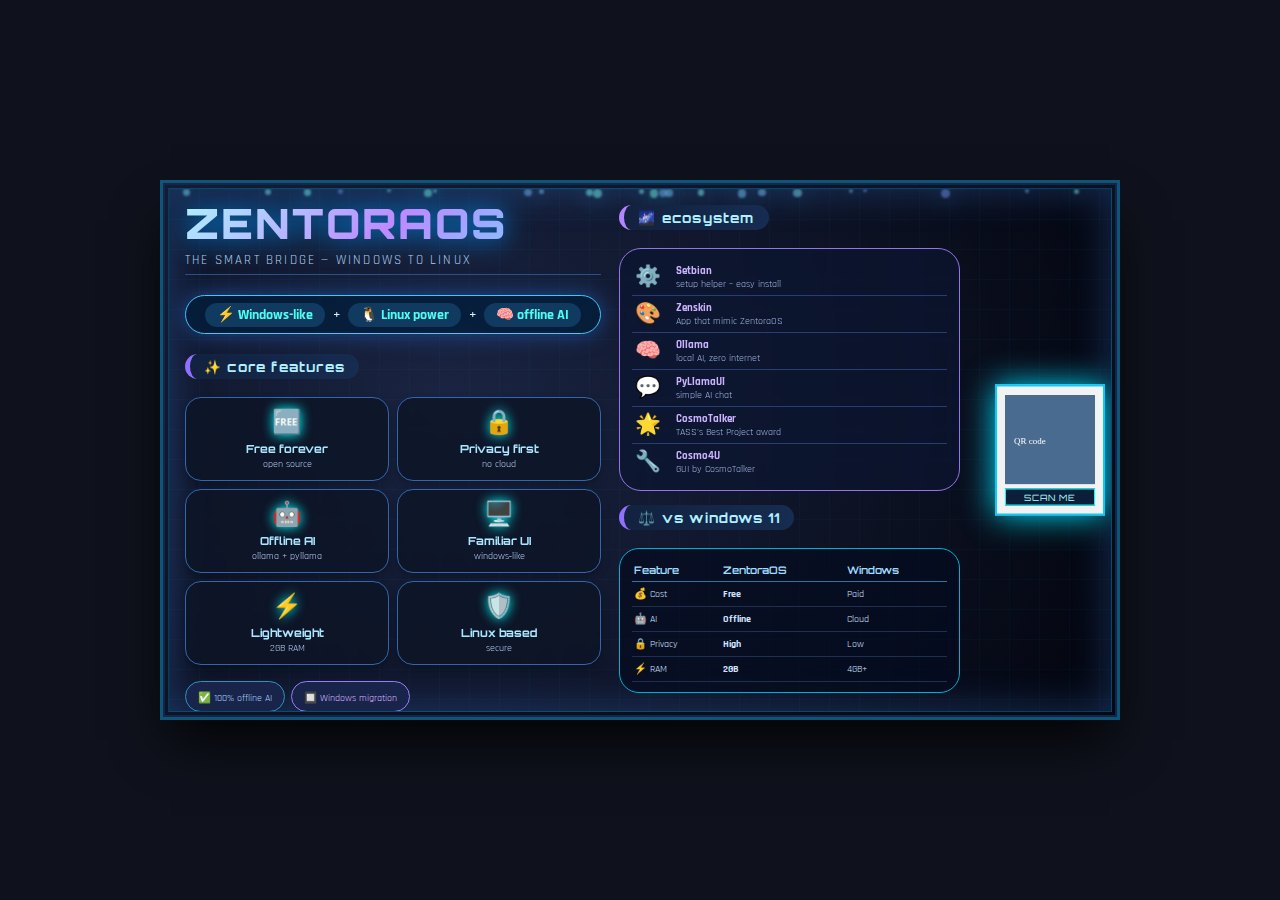
<file: banner.html>
<!DOCTYPE html>
<html lang="en">
<head>
    <meta charset="UTF-8">
    <meta name="viewport" content="width=device-width, initial-scale=1.0">
    <title>ZentoraOS — 16:9 sharp frame (square corners)</title>
    <style>
        /* ===== RESET ===== */
        * {
            margin: 0;
            padding: 0;
            box-sizing: border-box;
        }

        body {
            background: #0f121c;
            min-height: 100vh;
            display: flex;
            justify-content: center;
            align-items: center;
            font-family: 'Rajdhani', 'Segoe UI', sans-serif;
            padding: 16px;
        }

        /* ===== 16:9 EXACT FRAME – NOW WITH SHARP (SQUARE) CORNERS ===== */
        .frame-16x9 {
            width: 960px;            /* 16:9 base width */
            height: 540px;            /* 9*60 = 540  */
            background: linear-gradient(145deg, #141c34, #060813);
            border-radius: 0;          /* SHARP – no rounding */
            padding: 8px;              /* colourful outer border */
            box-shadow: 
                0 30px 50px -10px #000000cc,
                0 0 0 3px rgba(0, 230, 255, 0.25) inset,
                0 0 0 5px rgba(20, 40, 80, 0.9) inset;
            position: relative;
        }

        /* main poster area – also sharp to match */
        .poster-wide {
            width: 100%;
            height: 100%;
            background: radial-gradient(circle at 30% 40%, #1a2442, #03050e);
            border-radius: 0;          /* SHARP inner corner */
            overflow: hidden;
            display: flex;
            flex-direction: column;
            border: 1px solid rgba(0, 200, 250, 0.3);
            box-shadow: 0 0 40px rgba(70, 140, 255, 0.3) inset;
            position: relative;
        }

        /* background grid */
        .bg-grid-16 {
            position: absolute;
            inset: 0;
            background-image: 
                linear-gradient(rgba(0, 200, 255, 0.06) 1px, transparent 1px),
                linear-gradient(90deg, rgba(0, 200, 255, 0.06) 1px, transparent 1px);
            background-size: 30px 30px;
            opacity: 0.6;
            pointer-events: none;
            z-index: 1;
        }

        /* floating particles */
        .particle-zone {
            position: absolute;
            inset: 0;
            overflow: hidden;
            z-index: 2;
            pointer-events: none;
        }

        .particle-wide {
            position: absolute;
            width: 4px;
            height: 4px;
            background: #66f0ff;
            border-radius: 50%;
            filter: blur(1px);
            box-shadow: 0 0 20px #00b8ff;
            opacity: 0.5;
            animation: levitate 20s infinite linear;
        }

        @keyframes levitate {
            0% { transform: translateY(600px) translateX(0) scale(1); opacity: 0; }
            10% { opacity: 0.7; }
            80% { opacity: 0.5; }
            100% { transform: translateY(-150px) translateX(60px) scale(0.3); opacity: 0; }
        }

        /* ===== FLEX LAYOUT: two columns ===== */
        .content-row {
            flex: 1;
            display: flex;
            flex-direction: row;
            z-index: 10;
            position: relative;
            padding: 14px 16px 10px 16px;
            gap: 18px;
            overflow: hidden;
            height: calc(100% - 34px);
        }

        .left-panel {
            flex: 1.1;
            display: flex;
            flex-direction: column;
            gap: 12px;
            min-width: 0;
        }

        .right-panel {
            flex: 0.9;
            display: flex;
            flex-direction: column;
            gap: 12px;
            min-width: 0;
            margin-right: 135px;    /* room for QR */
        }

        /* ----- shared components ----- */
        .logo-wide {
            font-family: 'Orbitron', sans-serif;
            font-weight: 900;
            font-size: 2.6rem;
            line-height: 1;
            background: linear-gradient(135deg, #adf0ff, #bd8aff, #6ddcff);
            -webkit-background-clip: text;
            background-clip: text;
            color: transparent;
            letter-spacing: 2px;
            filter: drop-shadow(0 0 14px #0095ff);
            margin-bottom: -5px;
        }

        .sub-wide {
            font-size: 0.8rem;
            letter-spacing: 2.2px;
            color: #b2d0f0;
            text-transform: uppercase;
            border-bottom: 1px solid #2d4f8a;
            padding-bottom: 6px;
            margin-bottom: 4px;
        }

        .hero-pill {
            background: rgba(0, 30, 60, 0.7);
            border: 1px solid #3ec8ff;
            border-radius: 40px;
            padding: 8px 14px;
            text-align: center;
            backdrop-filter: blur(2px);
            box-shadow: 0 0 22px #1d4b90;
            margin: 4px 0 6px 0;
        }

        .hero-pill span {
            font-weight: 500;
            font-size: 0.9rem;
            color: #e5f2ff;
        }

        .hero-pill .accent {
            color: #4efff0;
            font-weight: 700;
            background: #103a60;
            padding: 3px 12px;
            border-radius: 40px;
            margin: 0 4px;
        }

        .section-badge {
            font-family: 'Orbitron', sans-serif;
            font-size: 0.85rem;
            font-weight: 700;
            letter-spacing: 1.2px;
            color: #b0f0ff;
            background: linear-gradient(90deg, #12223f, #162c50);
            padding: 4px 14px;
            border-radius: 30px;
            border-left: 5px solid #9270ff;
            width: fit-content;
            margin: 2px 0 6px 0;
        }

        .grid-feat {
            display: grid;
            grid-template-columns: 1fr 1fr;
            gap: 8px;
        }

        .feat-card {
            background: rgba(12, 20, 38, 0.8);
            backdrop-filter: blur(3px);
            border: 1px solid #3366aa;
            border-radius: 16px;
            padding: 10px 4px;
            text-align: center;
            box-shadow: 0 4px 8px #00000040;
        }

        .feat-card .feat-icon {
            font-size: 1.5rem;
            filter: drop-shadow(0 0 6px cyan);
        }

        .feat-card h5 {
            font-family: 'Orbitron', sans-serif;
            font-size: 0.7rem;
            font-weight: 700;
            color: #aae6ff;
            margin: 4px 0 2px;
        }

        .feat-card p {
            font-size: 0.6rem;
            color: #b1c9f0;
        }

        .eco-panel {
            background: #0c1530c0;
            border-radius: 22px;
            padding: 10px 12px;
            border: 1px solid #9375e6;
            backdrop-filter: blur(2px);
        }

        .eco-row {
            display: flex;
            align-items: center;
            gap: 12px;
            padding: 5px 0;
            border-bottom: 1px solid #293d75;
        }
        .eco-row:last-child { border-bottom: none; }

        .eco-symbol {
            font-size: 1.3rem;
            width: 32px;
            text-align: center;
        }

        .eco-text h6 {
            font-size: 0.7rem;
            font-weight: 700;
            color: #cbb2ff;
        }

        .eco-text p {
            font-size: 0.6rem;
            color: #9fb2dd;
        }

        .comp-wide {
            background: #040c20b3;
            border-radius: 20px;
            padding: 10px 12px;
            border: 1px solid #00b0d0;
        }

        .mini-table {
            width: 100%;
            font-size: 0.65rem;
            border-collapse: collapse;
        }

        .mini-table th {
            font-family: 'Orbitron', sans-serif;
            color: #a0dcff;
            font-weight: 600;
            padding: 4px 2px;
            border-bottom: 1px solid #3f6ea0;
            text-align: left;
        }
        .mini-table td {
            padding: 5px 2px;
            border-bottom: 1px solid #202f50;
            color: #d2e2ff;
        }
        .checkmark { color: #5effc6; font-weight: 700; }
        .crossmark { color: #ff827a; }

        .stat-wide {
            display: flex;
            gap: 5px;
            justify-content: space-between;
            margin: 6px 0 2px;
        }
        .stat-block {
            flex: 1;
            background: #14233e;
            border-radius: 14px;
            padding: 6px 0;
            text-align: center;
            border: 1px solid #4380c0;
        }
        .stat-num {
            font-family: 'Orbitron', sans-serif;
            font-size: 1.1rem;
            font-weight: 800;
            color: #8ef0ff;
            line-height: 1;
        }
        .stat-txt {
            font-size: 0.5rem;
            color: #b3c9f0;
            text-transform: uppercase;
        }

        .footer-wide {
            background: #030b1c;
            border-top: 2px solid #2f6396;
            padding: 6px 18px;
            display: flex;
            justify-content: space-between;
            align-items: center;
            font-size: 0.6rem;
            color: #b7d0f0;
            z-index: 10;
            position: relative;
        }

        .footer-badge {
            font-family: 'Orbitron', sans-serif;
            background: #102c48;
            padding: 3px 18px;
            border-radius: 40px;
            border: 1px solid #43c0ff;
            font-weight: 600;
            letter-spacing: 1px;
        }

        /* ===== QR CODE – sharp outer border (but qr itself rounded inside) ===== */
        .qr-float {
            position: absolute;
            right: 6px;               /* shifted right */
            top: 50%;
            transform: translateY(-50%);
            width: 110px;
            height: auto;
            z-index: 30;
            background: rgba(255,255,255,0.95);
            border-radius: 0;          /* SHARP to match frame (you wanted square border) */
            padding: 8px;
            box-shadow: 0 0 30px #00e0ff, 0 8px 20px #00000080;
            border: 2px solid #00d0ff;
            backdrop-filter: blur(2px);
            pointer-events: none;
        }

        .qr-float img {
            width: 100%;
            height: auto;
            display: block;
            border-radius: 0;           /* optional: keep QR corners sharp as well */
        }

        .qr-label {
            text-align: center;
            font-family: 'Orbitron', sans-serif;
            font-size: 0.55rem;
            letter-spacing: 1px;
            color: #b2ffff;
            background: #0b1f3b;
            margin-top: 4px;
            border-radius: 0;            /* sharp label to match aesthetic */
            padding: 2px 0;
            border: 1px solid cyan;
        }

        /* fine-tune right margin to accommodate QR closer to edge */
        .right-panel {
            margin-right: 135px;     /* keep space */
        }

        @media print {
            body { background: white; }
            .frame-16x9 { box-shadow: 0 0 0 3px #000, 0 0 0 8px #aaa; }
            .qr-float { border: 2px solid black; box-shadow: none; }
        }
    </style>
    <!-- fonts -->
    <link href="https://fonts.googleapis.com/css2?family=Orbitron:wght@400;700;900&family=Rajdhani:wght@300;500;600;700&display=swap" rel="stylesheet">
</head>
<body>
    <div class="frame-16x9">   <!-- 16:9 outer frame – NOW WITH SHARP CORNERS -->
        <div class="poster-wide">   <!-- inner poster also sharp -->

            <div class="bg-grid-16"></div>
            <div class="particle-zone" id="particleZone16"></div>

            <div class="content-row">

                <!-- LEFT COLUMN unchanged -->
                <div class="left-panel">
                    <div class="logo-wide">ZENTORAOS</div>
                    <div class="sub-wide">the smart bridge — Windows to Linux</div>
                    <div class="hero-pill">
                        <span><span class="accent">⚡ Windows-like</span> + <span class="accent">🐧 Linux power</span> + <span class="accent">🧠 offline AI</span></span>
                    </div>
                    <div class="section-badge">✨ core features</div>
                    <div class="grid-feat">
                        <div class="feat-card"><span class="feat-icon">🆓</span><h5>Free forever</h5><p>open source</p></div>
                        <div class="feat-card"><span class="feat-icon">🔒</span><h5>Privacy first</h5><p>no cloud</p></div>
                        <div class="feat-card"><span class="feat-icon">🤖</span><h5>Offline AI</h5><p>ollama + pyllama</p></div>
                        <div class="feat-card"><span class="feat-icon">🖥️</span><h5>Familiar UI</h5><p>windows‑like</p></div>
                        <div class="feat-card"><span class="feat-icon">⚡</span><h5>Lightweight</h5><p>2GB RAM</p></div>
                        <div class="feat-card"><span class="feat-icon">🛡️</span><h5>Linux based</h5><p>secure</p></div>
                    </div>
                    <div style="display: flex; gap: 6px; margin-top: 4px;">
                        <div style="background: #182449; border-radius: 20px; padding: 4px 12px; border: 1px solid #2d92c0;">
                            <span style="color: #aad0ff; font-size:0.65rem;">✅ 100% offline AI</span>
                        </div>
                        <div style="background: #182449; border-radius: 20px; padding: 4px 12px; border: 1px solid #9a7aff;">
                            <span style="color: #dbbaff; font-size:0.65rem;">🔲 Windows migration</span>
                        </div>
                    </div>
                </div>

                <!-- RIGHT COLUMN with extra margin -->
                <div class="right-panel">
                    <div class="section-badge" style="border-left-color: #b385ff;">🌌 ecosystem</div>
                    <div class="eco-panel">
                        <div class="eco-row"><span class="eco-symbol">⚙️</span><div class="eco-text"><h6>Setbian</h6><p>setup helper – easy install</p></div></div>
                        <div class="eco-row"><span class="eco-symbol">🎨</span><div class="eco-text"><h6>Zenskin</h6><p>App that mimic ZentoraOS</p></div></div>
                        <div class="eco-row"><span class="eco-symbol">🧠</span><div class="eco-text"><h6>Ollama</h6><p>local AI, zero internet</p></div></div>
                        <div class="eco-row"><span class="eco-symbol">💬</span><div class="eco-text"><h6>PyLlamaUI</h6><p>simple AI chat</p></div></div>
                        <div class="eco-row"><span class="eco-symbol">🌟</span><div class="eco-text"><h6>CosmoTalker</h6><p>TASS's Best Project award</p></div></div>
                        <div class="eco-row"><span class="eco-symbol">🔧</span><div class="eco-text"><h6>Cosmo4U</h6><p>GUI by CosmoTalker</p></div></div>
                    </div>

                    <div class="section-badge">⚖️ vs windows 11</div>
                    <div class="comp-wide">
                        <table class="mini-table">
                            <tr><th>Feature</th><th>ZentoraOS</th><th>Windows</th></tr>
                            <tr><td>💰 Cost</td><td class="checkmark">Free</td><td class="crossmark">Paid</td></tr>
                            <tr><td>🤖 AI</td><td class="checkmark">Offline</td><td class="crossmark">Cloud</td></tr>
                            <tr><td>🔒 Privacy</td><td class="checkmark">High</td><td class="crossmark">Low</td></tr>
                            <tr><td>⚡ RAM</td><td class="checkmark">2GB</td><td class="crossmark">4GB+</td></tr>
                        </table>
                    </div>

                    <div class="stat-wide">
                        <div class="stat-block"><span class="stat-num">0$</span> <div class="stat-txt">cost</div></div>
                        <div class="stat-block"><span class="stat-num">2GB</span> <div class="stat-txt">min ram</div></div>
                        <div class="stat-block"><span class="stat-num">100%</span> <div class="stat-txt">offline</div></div>
                        <div class="stat-block"><span class="stat-num">∞</span> <div class="stat-txt">privacy</div></div>
                    </div>

                    <div style="background: #0d1b33; border-radius: 30px; padding: 4px 8px; text-align: center; border: 1px dashed #5080d0; margin-top: 2px;">
                        <span style="color: #b4dcff; font-size: 0.6rem;">📦 open source · no telemetry · based on Debian</span>
                    </div>
                </div>
            </div>

        

            <!-- ===== QR CODE – with sharp border to match frame ===== -->
            <div class="qr-float">
                <img src="https://raw.githubusercontent.com/bhuvanesh-m-dev/zenskin/refs/heads/main/assets/qrcode_bhuvanesh-m-dev.github.io.png" 
                     alt="Scan to visit ZentoraOS"
                     loading="lazy"
                     onerror="this.style.opacity='0.7'; this.src='data:image/svg+xml,%3Csvg xmlns=\'http://www.w3.org/2000/svg\' width=\'100\' height=\'100\' viewBox=\'0 0 100 100\'%3E%3Crect width=\'100\' height=\'100\' fill=\'%23003366\'/%3E%3Ctext x=\'10\' y=\'55\' fill=\'%23ffffff\' font-size=\'10\'%3EQR code%3C/text%3E%3C/svg%3E'">
                <div class="qr-label">SCAN ME</div>
            </div>

        </div> <!-- end poster-wide -->
    </div> <!-- end frame-16x9 (sharp) -->

    <script>
        (function() {
            const zone = document.getElementById('particleZone16');
            if (!zone) return;
            for (let i=0; i<24; i++) {
                let p = document.createElement('span');
                p.className = 'particle-wide';
                let s = 3 + Math.random() * 6;
                p.style.width = s + 'px';
                p.style.height = s + 'px';
                p.style.left = Math.random() * 100 + '%';
                p.style.animationDelay = Math.random() * 12 + 's';
                p.style.animationDuration = 15 + Math.random() * 18 + 's';
                p.style.background = `hsl(${170 + Math.random()*60}, 85%, 70%)`;
                p.style.boxShadow = `0 0 25px #3cc0ff`;
                zone.appendChild(p);
            }
        })();
    </script>
</body>
</html>
</file>
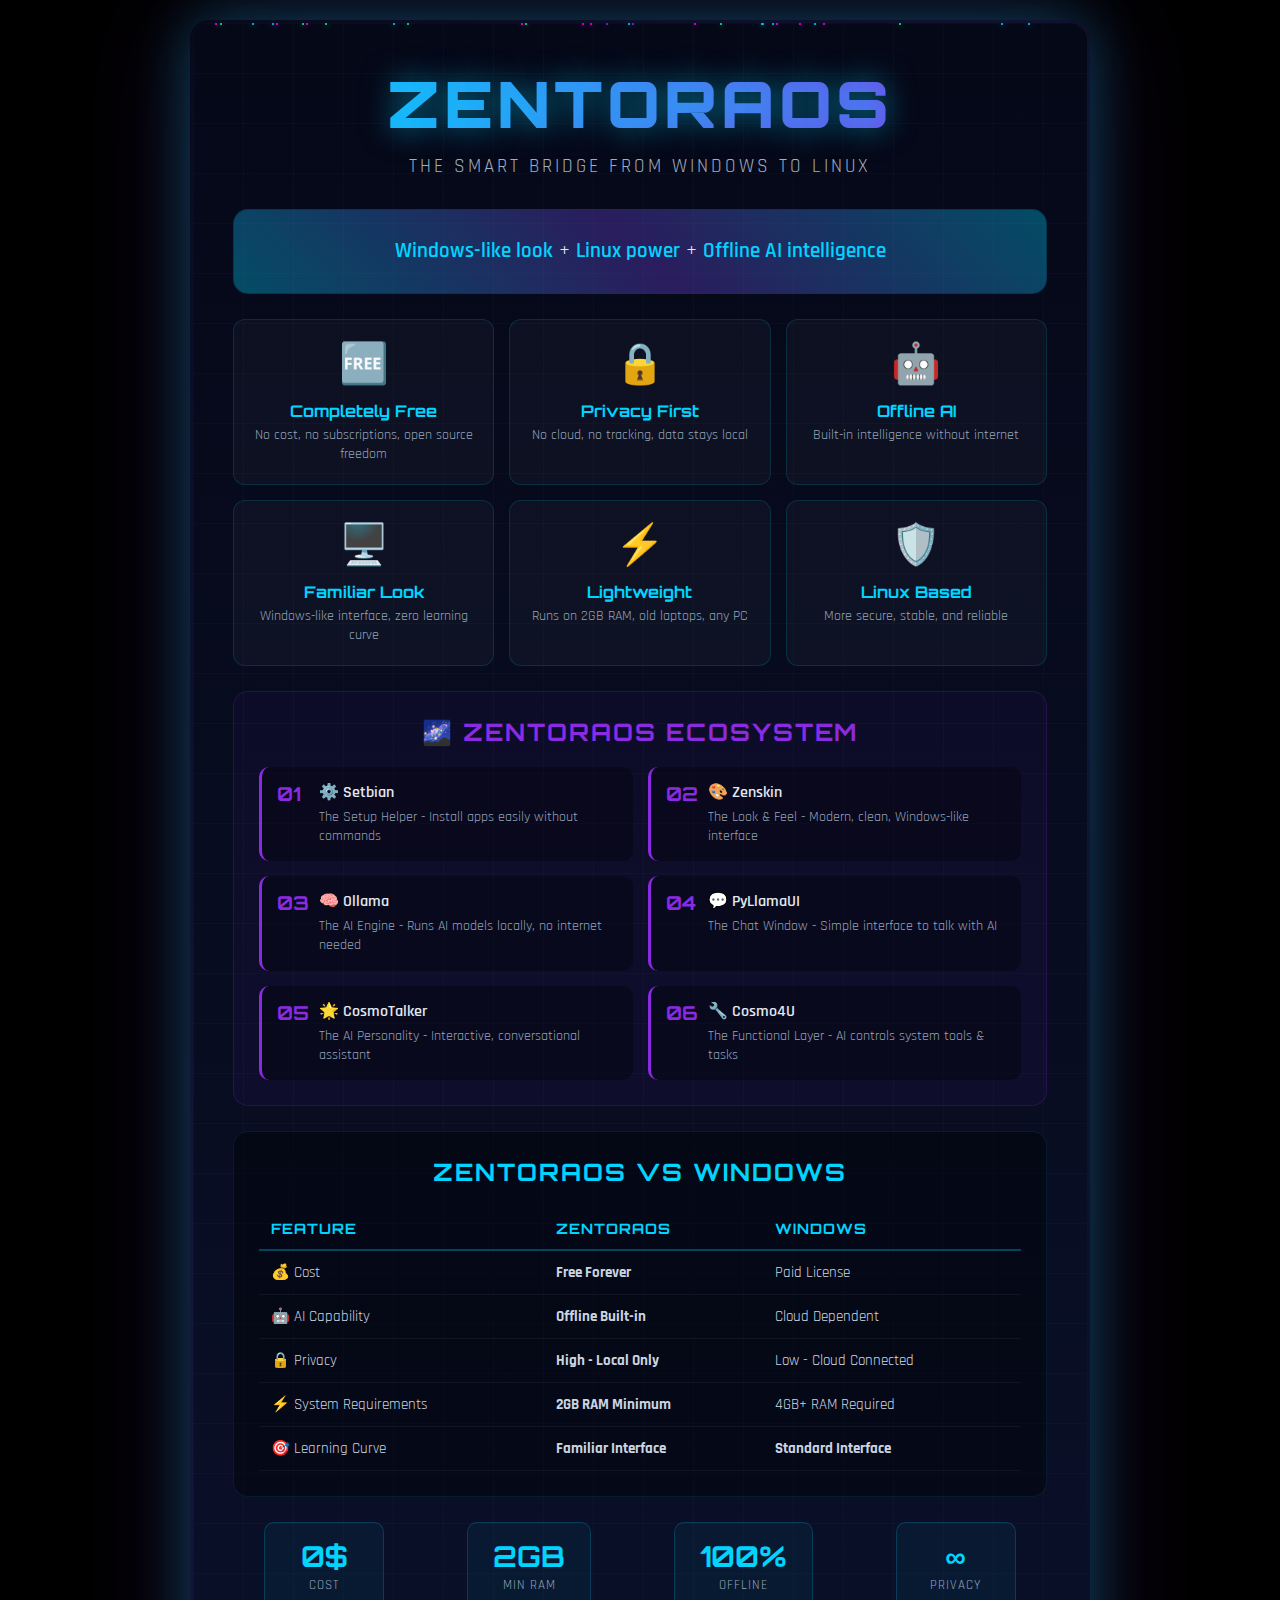
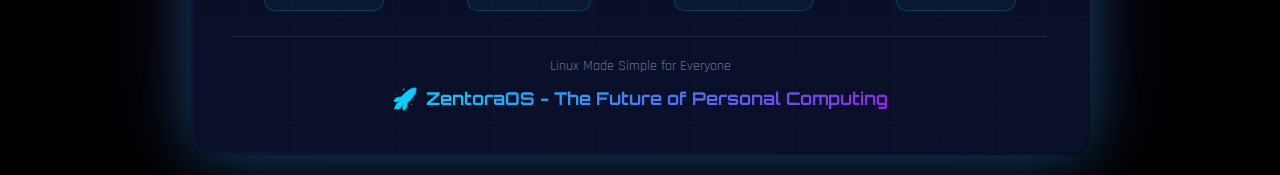
<file: poster.html>
<!DOCTYPE html>
<html lang="en">
<head>
    <meta charset="UTF-8">
    <meta name="viewport" content="width=device-width, initial-scale=1.0">
    <title>ZentoraOS - Poster</title>
    <style>
        @import url('https://fonts.googleapis.com/css2?family=Orbitron:wght@400;700;900&family=Rajdhani:wght@300;400;500;600;700&display=swap');

        * {
            margin: 0;
            padding: 0;
            box-sizing: border-box;
        }

        body {
            min-height: 100vh;
            background: #000;
            display: flex;
            justify-content: center;
            align-items: center;
            padding: 20px;
            font-family: 'Rajdhani', sans-serif;
            overflow-x: hidden;
        }

        .poster-frame {
            width: 100%;
            max-width: 900px;
            background: linear-gradient(135deg, #0a0e27 0%, #1a1f4d 50%, #0d1235 100%);
            border-radius: 20px;
            padding: 3px;
            position: relative;
            box-shadow: 
                0 0 60px rgba(0, 212, 255, 0.3),
                0 0 120px rgba(138, 43, 226, 0.2),
                inset 0 0 60px rgba(0, 0, 0, 0.5);
            animation: framePulse 4s ease-in-out infinite;
        }

        @keyframes framePulse {
            0%, 100% { box-shadow: 0 0 60px rgba(0, 212, 255, 0.3), 0 0 120px rgba(138, 43, 226, 0.2), inset 0 0 60px rgba(0, 0, 0, 0.5); }
            50% { box-shadow: 0 0 80px rgba(0, 212, 255, 0.5), 0 0 150px rgba(138, 43, 226, 0.3), inset 0 0 60px rgba(0, 0, 0, 0.5); }
        }

        .poster-inner {
            background: linear-gradient(180deg, #050817 0%, #0a1029 100%);
            border-radius: 17px;
            padding: 40px;
            position: relative;
            overflow: hidden;
        }

        /* Animated Background Grid */
        .bg-grid {
            position: absolute;
            top: 0;
            left: 0;
            right: 0;
            bottom: 0;
            background-image: 
                linear-gradient(rgba(0, 212, 255, 0.03) 1px, transparent 1px),
                linear-gradient(90deg, rgba(0, 212, 255, 0.03) 1px, transparent 1px);
            background-size: 50px 50px;
            animation: gridMove 20s linear infinite;
            pointer-events: none;
        }

        @keyframes gridMove {
            0% { transform: perspective(500px) rotateX(60deg) translateY(0); }
            100% { transform: perspective(500px) rotateX(60deg) translateY(50px); }
        }

        /* Floating Particles */
        .particles {
            position: absolute;
            top: 0;
            left: 0;
            right: 0;
            bottom: 0;
            overflow: hidden;
            pointer-events: none;
        }

        .particle {
            position: absolute;
            width: 2px;
            height: 2px;
            background: rgba(0, 212, 255, 0.6);
            border-radius: 50%;
            animation: float 15s infinite;
        }

        @keyframes float {
            0%, 100% { transform: translateY(100vh) rotate(0deg); opacity: 0; }
            10% { opacity: 1; }
            90% { opacity: 1; }
            100% { transform: translateY(-100vh) rotate(720deg); opacity: 0; }
        }

        .content {
            position: relative;
            z-index: 10;
        }

        /* Header */
        .header {
            text-align: center;
            margin-bottom: 30px;
        }

        .logo {
            font-family: 'Orbitron', sans-serif;
            font-size: 4rem;
            font-weight: 900;
            background: linear-gradient(90deg, #00d4ff, #8a2be2, #00d4ff);
            background-size: 200% auto;
            -webkit-background-clip: text;
            -webkit-text-fill-color: transparent;
            background-clip: text;
            text-shadow: 0 0 30px rgba(0, 212, 255, 0.5);
            letter-spacing: 4px;
            animation: shimmer 3s linear infinite;
            margin-bottom: 10px;
        }

        @keyframes shimmer {
            0% { background-position: 0% center; }
            100% { background-position: 200% center; }
        }

        .tagline {
            font-size: 1.2rem;
            color: #a0aec0;
            letter-spacing: 3px;
            text-transform: uppercase;
        }

        /* Main Value Prop */
        .hero-section {
            background: rgba(0, 212, 255, 0.05);
            border: 1px solid rgba(0, 212, 255, 0.2);
            border-radius: 15px;
            padding: 25px;
            margin-bottom: 25px;
            text-align: center;
            position: relative;
            overflow: hidden;
        }

        .hero-section::before {
            content: '';
            position: absolute;
            top: -2px;
            left: -2px;
            right: -2px;
            bottom: -2px;
            background: linear-gradient(45deg, #00d4ff, #8a2be2, #00d4ff);
            border-radius: 15px;
            opacity: 0.3;
            z-index: -1;
            animation: borderRotate 3s linear infinite;
        }

        @keyframes borderRotate {
            0% { filter: hue-rotate(0deg); }
            100% { filter: hue-rotate(360deg); }
        }

        .hero-text {
            font-size: 1.3rem;
            color: #e2e8f0;
            line-height: 1.6;
        }

        .hero-highlight {
            color: #00d4ff;
            font-weight: 600;
        }

        /* Features Grid */
        .features-grid {
            display: grid;
            grid-template-columns: repeat(auto-fit, minmax(200px, 1fr));
            gap: 15px;
            margin-bottom: 25px;
        }

        .feature-card {
            background: rgba(255, 255, 255, 0.03);
            border: 1px solid rgba(0, 212, 255, 0.15);
            border-radius: 12px;
            padding: 20px;
            text-align: center;
            transition: all 0.3s ease;
            position: relative;
            overflow: hidden;
        }

        .feature-card::before {
            content: '';
            position: absolute;
            top: 0;
            left: -100%;
            width: 100%;
            height: 100%;
            background: linear-gradient(90deg, transparent, rgba(0, 212, 255, 0.1), transparent);
            transition: left 0.5s;
        }

        .feature-card:hover::before {
            left: 100%;
        }

        .feature-card:hover {
            transform: translateY(-5px);
            border-color: rgba(0, 212, 255, 0.4);
            box-shadow: 0 10px 30px rgba(0, 212, 255, 0.2);
        }

        .feature-icon {
            font-size: 2.5rem;
            margin-bottom: 10px;
            display: block;
        }

        .feature-title {
            font-family: 'Orbitron', sans-serif;
            font-size: 1rem;
            color: #00d4ff;
            margin-bottom: 5px;
            font-weight: 700;
        }

        .feature-desc {
            font-size: 0.85rem;
            color: #94a3b8;
            line-height: 1.4;
        }

        /* Ecosystem Section */
        .ecosystem-section {
            background: rgba(138, 43, 226, 0.05);
            border: 1px solid rgba(138, 43, 226, 0.2);
            border-radius: 15px;
            padding: 25px;
            margin-bottom: 25px;
        }

        .section-title {
            font-family: 'Orbitron', sans-serif;
            font-size: 1.5rem;
            color: #8a2be2;
            text-align: center;
            margin-bottom: 20px;
            text-transform: uppercase;
            letter-spacing: 2px;
        }

        .ecosystem-grid {
            display: grid;
            grid-template-columns: repeat(auto-fit, minmax(250px, 1fr));
            gap: 15px;
        }

        .eco-item {
            display: flex;
            align-items: start;
            gap: 12px;
            padding: 15px;
            background: rgba(0, 0, 0, 0.3);
            border-radius: 10px;
            border-left: 3px solid #8a2be2;
            transition: all 0.3s ease;
        }

        .eco-item:hover {
            background: rgba(138, 43, 226, 0.1);
            transform: translateX(5px);
        }

        .eco-number {
            font-family: 'Orbitron', sans-serif;
            font-size: 1.2rem;
            color: #8a2be2;
            font-weight: 700;
            min-width: 30px;
        }

        .eco-content h4 {
            color: #e2e8f0;
            font-size: 1rem;
            margin-bottom: 5px;
            font-weight: 600;
        }

        .eco-content p {
            color: #94a3b8;
            font-size: 0.85rem;
            line-height: 1.4;
        }

        /* Comparison Table */
        .comparison-section {
            background: rgba(0, 0, 0, 0.4);
            border-radius: 15px;
            padding: 25px;
            margin-bottom: 25px;
            border: 1px solid rgba(0, 212, 255, 0.1);
        }

        .comparison-table {
            width: 100%;
            border-collapse: collapse;
        }

        .comparison-table th {
            font-family: 'Orbitron', sans-serif;
            color: #00d4ff;
            padding: 12px;
            text-align: left;
            border-bottom: 2px solid rgba(0, 212, 255, 0.3);
            font-size: 0.9rem;
            text-transform: uppercase;
            letter-spacing: 1px;
        }

        .comparison-table td {
            padding: 12px;
            border-bottom: 1px solid rgba(255, 255, 255, 0.05);
            color: #cbd5e1;
            font-size: 0.95rem;
        }

        .comparison-table tr:hover td {
            background: rgba(0, 212, 255, 0.05);
        }

        .check { color: #00d4ff; font-weight: 700; }
        .cross { color: #ef4444; }

        /* Bottom Stats */
        .stats-bar {
            display: flex;
            justify-content: space-around;
            flex-wrap: wrap;
            gap: 20px;
            margin-bottom: 25px;
        }

        .stat-item {
            text-align: center;
            padding: 15px 25px;
            background: rgba(0, 212, 255, 0.05);
            border-radius: 10px;
            border: 1px solid rgba(0, 212, 255, 0.2);
            min-width: 120px;
        }

        .stat-value {
            font-family: 'Orbitron', sans-serif;
            font-size: 1.8rem;
            color: #00d4ff;
            font-weight: 700;
            display: block;
        }

        .stat-label {
            font-size: 0.8rem;
            color: #94a3b8;
            text-transform: uppercase;
            letter-spacing: 1px;
        }

        /* Footer */
        .footer {
            text-align: center;
            padding-top: 20px;
            border-top: 1px solid rgba(255, 255, 255, 0.1);
        }

        .footer-text {
            color: #64748b;
            font-size: 0.9rem;
            margin-bottom: 10px;
        }

        .brand-tag {
            display: inline-flex;
            align-items: center;
            gap: 8px;
            background: linear-gradient(90deg, #00d4ff, #8a2be2);
            -webkit-background-clip: text;
            -webkit-text-fill-color: transparent;
            background-clip: text;
            font-family: 'Orbitron', sans-serif;
            font-weight: 700;
            font-size: 1.1rem;
        }

        .rocket-icon {
            font-size: 1.3rem;
        }

        /* Responsive */
        @media (max-width: 768px) {
            .logo { font-size: 2.5rem; }
            .poster-inner { padding: 25px; }
            .features-grid { grid-template-columns: 1fr; }
            .ecosystem-grid { grid-template-columns: 1fr; }
        }

        /* Print styles for image export */
        @media print {
            body { background: #000; }
            .poster-frame { 
                box-shadow: none; 
                animation: none;
            }
        }
    </style>
<base target="_blank">
</head>
<body>
    <div class="poster-frame">
        <div class="poster-inner">
            <div class="bg-grid"></div>
            <div class="particles" id="particles"></div>

            <div class="content">
                <!-- Header -->
                <div class="header">
                    <h1 class="logo">ZENTORAOS</h1>
                    <p class="tagline">The Smart Bridge from Windows to Linux</p>
                </div>

                <!-- Hero Section -->
                <div class="hero-section">
                    <p class="hero-text">
                        <span class="hero-highlight">Windows-like look</span> + 
                        <span class="hero-highlight">Linux power</span> + 
                        <span class="hero-highlight">Offline AI intelligence</span>
                    </p>
                </div>

                <!-- Key Features -->
                <div class="features-grid">
                    <div class="feature-card">
                        <span class="feature-icon">🆓</span>
                        <h3 class="feature-title">Completely Free</h3>
                        <p class="feature-desc">No cost, no subscriptions, open source freedom</p>
                    </div>
                    <div class="feature-card">
                        <span class="feature-icon">🔒</span>
                        <h3 class="feature-title">Privacy First</h3>
                        <p class="feature-desc">No cloud, no tracking, data stays local</p>
                    </div>
                    <div class="feature-card">
                        <span class="feature-icon">🤖</span>
                        <h3 class="feature-title">Offline AI</h3>
                        <p class="feature-desc">Built-in intelligence without internet</p>
                    </div>
                    <div class="feature-card">
                        <span class="feature-icon">🖥️</span>
                        <h3 class="feature-title">Familiar Look</h3>
                        <p class="feature-desc">Windows-like interface, zero learning curve</p>
                    </div>
                    <div class="feature-card">
                        <span class="feature-icon">⚡</span>
                        <h3 class="feature-title">Lightweight</h3>
                        <p class="feature-desc">Runs on 2GB RAM, old laptops, any PC</p>
                    </div>
                    <div class="feature-card">
                        <span class="feature-icon">🛡️</span>
                        <h3 class="feature-title">Linux Based</h3>
                        <p class="feature-desc">More secure, stable, and reliable</p>
                    </div>
                </div>

                <!-- Ecosystem -->
                <div class="ecosystem-section">
                    <h2 class="section-title">🌌 ZentoraOS Ecosystem</h2>
                    <div class="ecosystem-grid">
                        <div class="eco-item">
                            <span class="eco-number">01</span>
                            <div class="eco-content">
                                <h4>⚙️ Setbian</h4>
                                <p>The Setup Helper - Install apps easily without commands</p>
                            </div>
                        </div>
                        <div class="eco-item">
                            <span class="eco-number">02</span>
                            <div class="eco-content">
                                <h4>🎨 Zenskin</h4>
                                <p>The Look & Feel - Modern, clean, Windows-like interface</p>
                            </div>
                        </div>
                        <div class="eco-item">
                            <span class="eco-number">03</span>
                            <div class="eco-content">
                                <h4>🧠 Ollama</h4>
                                <p>The AI Engine - Runs AI models locally, no internet needed</p>
                            </div>
                        </div>
                        <div class="eco-item">
                            <span class="eco-number">04</span>
                            <div class="eco-content">
                                <h4>💬 PyLlamaUI</h4>
                                <p>The Chat Window - Simple interface to talk with AI</p>
                            </div>
                        </div>
                        <div class="eco-item">
                            <span class="eco-number">05</span>
                            <div class="eco-content">
                                <h4>🌟 CosmoTalker</h4>
                                <p>The AI Personality - Interactive, conversational assistant</p>
                            </div>
                        </div>
                        <div class="eco-item">
                            <span class="eco-number">06</span>
                            <div class="eco-content">
                                <h4>🔧 Cosmo4U</h4>
                                <p>The Functional Layer - AI controls system tools & tasks</p>
                            </div>
                        </div>
                    </div>
                </div>

                <!-- Comparison -->
                <div class="comparison-section">
                    <h2 class="section-title" style="color: #00d4ff; margin-bottom: 20px;">ZentoraOS vs Windows</h2>
                    <table class="comparison-table">
                        <thead>
                            <tr>
                                <th>Feature</th>
                                <th>ZentoraOS</th>
                                <th>Windows</th>
                            </tr>
                        </thead>
                        <tbody>
                            <tr>
                                <td>💰 Cost</td>
                                <td class="check">Free Forever</td>
                                <td class="cross">Paid License</td>
                            </tr>
                            <tr>
                                <td>🤖 AI Capability</td>
                                <td class="check">Offline Built-in</td>
                                <td class="cross">Cloud Dependent</td>
                            </tr>
                            <tr>
                                <td>🔒 Privacy</td>
                                <td class="check">High - Local Only</td>
                                <td class="cross">Low - Cloud Connected</td>
                            </tr>
                            <tr>
                                <td>⚡ System Requirements</td>
                                <td class="check">2GB RAM Minimum</td>
                                <td class="cross">4GB+ RAM Required</td>
                            </tr>
                            <tr>
                                <td>🎯 Learning Curve</td>
                                <td class="check">Familiar Interface</td>
                                <td class="check">Standard Interface</td>
                            </tr>
                        </tbody>
                    </table>
                </div>

                <!-- Stats -->
                <div class="stats-bar">
                    <div class="stat-item">
                        <span class="stat-value">0$</span>
                        <span class="stat-label">Cost</span>
                    </div>
                    <div class="stat-item">
                        <span class="stat-value">2GB</span>
                        <span class="stat-label">Min RAM</span>
                    </div>
                    <div class="stat-item">
                        <span class="stat-value">100%</span>
                        <span class="stat-label">Offline</span>
                    </div>
                    <div class="stat-item">
                        <span class="stat-value">∞</span>
                        <span class="stat-label">Privacy</span>
                    </div>
                </div>

                <!-- Footer -->
                <div class="footer">
                    <p class="footer-text">Linux Made Simple for Everyone</p>
                    <div class="brand-tag">
                        <span class="rocket-icon">🚀</span>
                        <span>ZentoraOS - The Future of Personal Computing</span>
                    </div>
                </div>
            </div>
        </div>
    </div>

    <script>
        // Generate floating particles
        const particlesContainer = document.getElementById('particles');
        const particleCount = 30;

        for (let i = 0; i < particleCount; i++) {
            const particle = document.createElement('div');
            particle.className = 'particle';
            particle.style.left = Math.random() * 100 + '%';
            particle.style.animationDelay = Math.random() * 15 + 's';
            particle.style.animationDuration = (10 + Math.random() * 10) + 's';

            // Random colors
            const colors = ['#00d4ff', '#8a2be2', '#00ff88', '#ff00ff'];
            particle.style.background = colors[Math.floor(Math.random() * colors.length)];
            particle.style.boxShadow = `0 0 6px ${particle.style.background}`;

            particlesContainer.appendChild(particle);
        }

        // Add interactive hover effects
        document.querySelectorAll('.feature-card, .eco-item').forEach(card => {
            card.addEventListener('mouseenter', function() {
                this.style.transform = 'translateY(-5px) scale(1.02)';
            });
            card.addEventListener('mouseleave', function() {
                this.style.transform = 'translateY(0) scale(1)';
            });
        });

        // Animate stats on load
        window.addEventListener('load', () => {
            const stats = document.querySelectorAll('.stat-value');
            stats.forEach((stat, index) => {
                stat.style.opacity = '0';
                stat.style.transform = 'translateY(20px)';
                setTimeout(() => {
                    stat.style.transition = 'all 0.6s ease';
                    stat.style.opacity = '1';
                    stat.style.transform = 'translateY(0)';
                }, 100 * index);
            });
        });
    </script>
</body>
</html>
</file>
